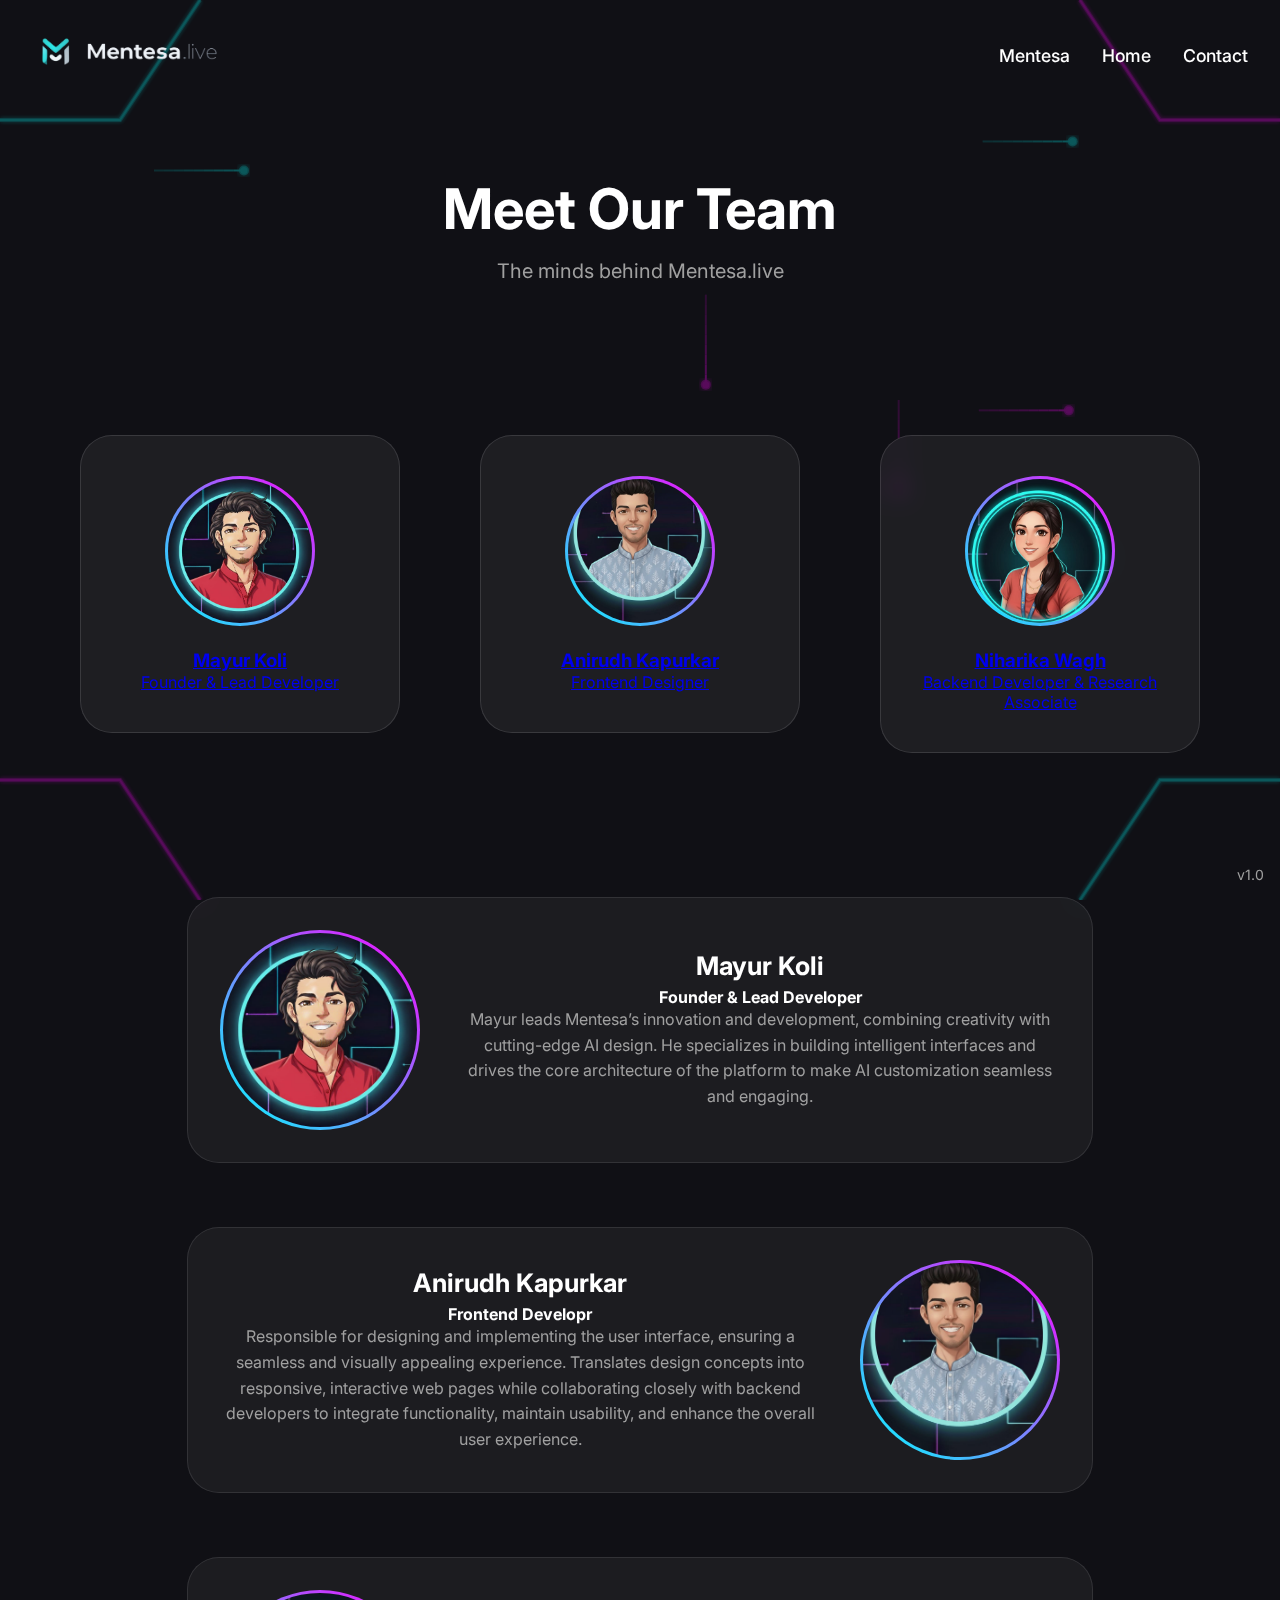
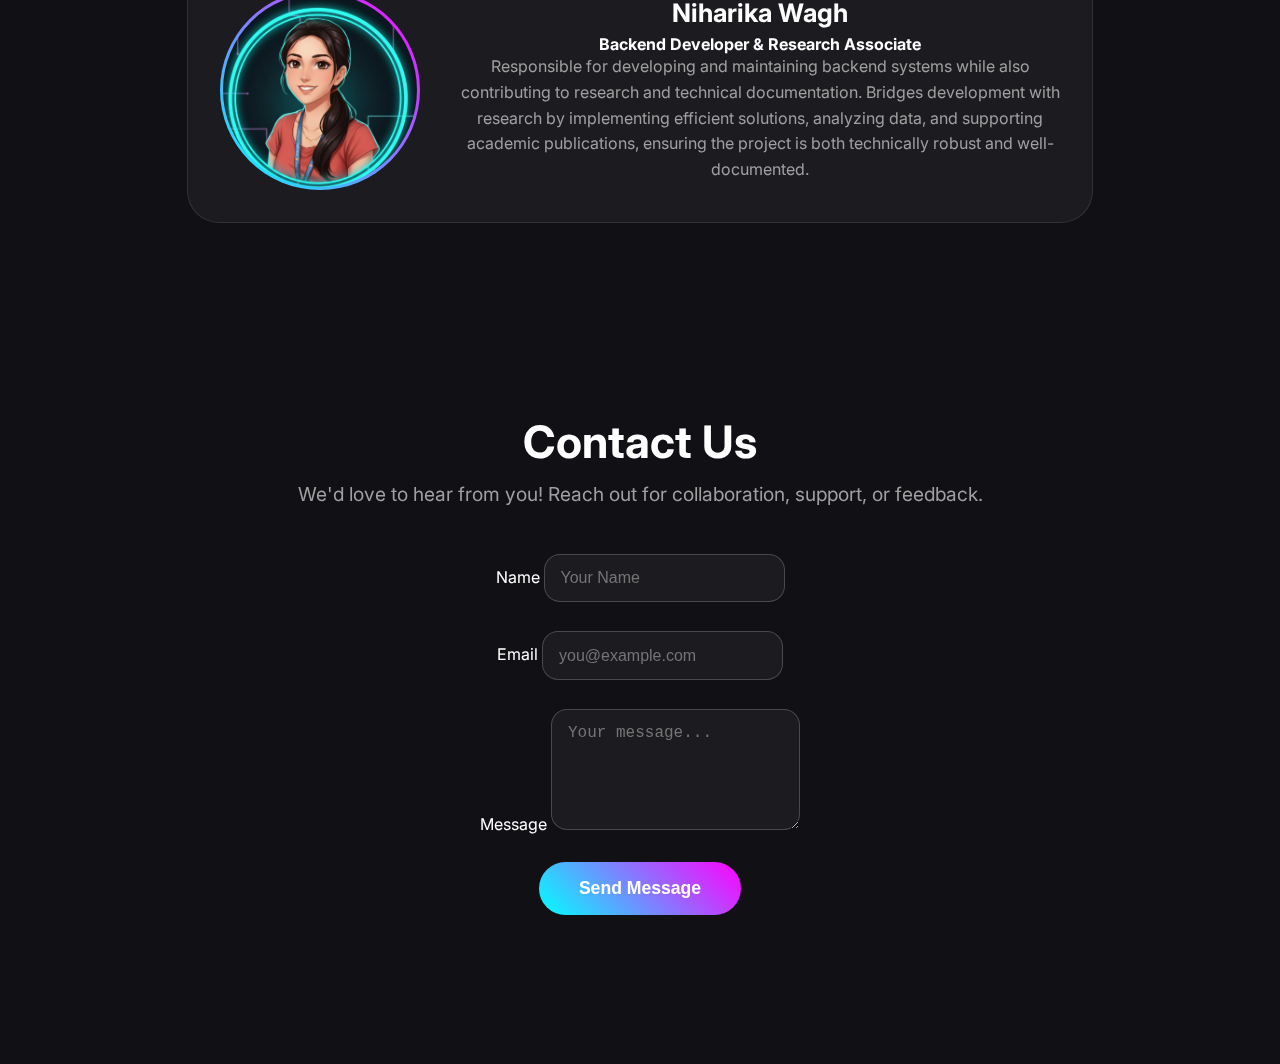
<file: index.html>
<!DOCTYPE html>
<html lang="en">

<head>
    <meta charset="UTF-8">
    <meta name="viewport" content="width=device-width, initial-scale=1.0">
    <title>Mentesa.live - Your Personal AI Builder</title>
    <link rel="stylesheet" href="style.css">
    <link href="https://fonts.googleapis.com/css2?family=Inter:wght@400;500;600;700&display=swap" rel="stylesheet">
    <link rel="icon" href="icon.png" type="image/x-icon">


</head>

<body>
    <div class="background-animation">
        <svg class="lines" width="100%" height="100%">
            <!-- Background circuit patterns will be added via JavaScript -->
        </svg>
    </div>

    <header>
        <div class="logo">
            <a href="https://mentesa.live"> <img src="logo.png" alt="Mentesa Logo" class="logo-icon"></a>
        </div>

        <!-- Hamburger icon -->
        <div class="menu-toggle" id="menu-toggle">
            ☰
        </div>

        <nav id="nav-menu">
            <ul>
                <li><a href="https://mentesa.live">Mentesa</a></li>
                <li><a href="#home">Home</a></li>
                <li><a href="#contact">Contact</a></li>
            </ul>
        </nav>
    </header>


    <main id="home">
        <h1>Meet Our Team</h1>
        <p class="subtitle">The minds behind Mentesa.live</p>

        <div class="team-section">
            <a href="#mayur">
                <div class="team-member">
                    <img id="member0" src="member_0.jpg" alt="Team Member 1">
                    <h3>Mayur Koli</h3>
                    <p>Founder & Lead Developer</p>
                </div>
            </a>
            <a href="#anirudha">
                <div class="team-member">
                    <img id="member1" src="member_1.jpg" alt="Team Member 2">
                    <h3>Anirudh Kapurkar</h3>
                    <p>Frontend Designer</p>
                </div>
            </a>
            <a href="#niharika">
                <div class="team-member">
                    <img id="member2" src="member_2.jpg" alt="Team Member 3">
                    <h3>Niharika Wagh</h3>
                    <p>Backend Developer & Research Associate</p>
                </div>
            </a>
        </div>

        <!-- Detailed Team Member Sections -->
        <section class="member-details">

            <!-- 1️⃣ First Member (Left Aligned) -->
            <a href="https://mayurkoli8.github.io/portfolio/" style="color:inherit; text-decoration:none;">
                <div class="member-detail left" id="mayur">
                    <img id="member0" src="member_0.jpg" alt="Mayur Koli">
                    <div class="detail-text">
                        <h2>Mayur Koli</h2>
                        <h4>Founder & Lead Developer</h4>
                        <p>
                            Mayur leads Mentesa’s innovation and development, combining creativity with
                            cutting-edge AI design. He specializes in building intelligent interfaces and drives
                            the core architecture of the platform to make AI customization seamless and engaging.
                        </p>
                    </div>
                </div>
            </a>

            <!-- 2️⃣ Second Member (Right Aligned) -->
            <a href="https://github.com/AnirudhaKapurkar" style="color:inherit; text-decoration:none;">
                <div class="member-detail right" id="anirudha">
                    <img id="member1" src="member_1.jpg" alt="Anirudha Kapurkar" margin-top:60px>
                    <div class="detail-text">
                        <h2>Anirudh Kapurkar</h2>
                        <h4>Frontend Developr</h4>
                        <p>
                            Responsible for designing and implementing the user interface, ensuring a seamless and
                            visually appealing experience.
                            Translates design concepts into responsive, interactive web pages while collaborating
                            closely with backend developers
                            to integrate functionality, maintain usability, and enhance the overall user experience.
                        </p>
                    </div>
                </div>
            </a>

            <!-- 3️⃣ Third Member (Left Aligned) -->
            <a href="https://github.com/ByteAlchemist26" style="color:inherit; text-decoration:none;">
                <div class="member-detail left" id="niharika">
                    <img id="member2" src="member_2.jpg" alt="Niharika Wagh">
                    <div class="detail-text">
                        <h2>Niharika Wagh</h2>
                        <h4>Backend Developer & Research Associate</h4>
                        <p>
                            Responsible for developing and maintaining backend systems while also contributing to
                            research and technical documentation.
                            Bridges development with research by implementing efficient solutions, analyzing data, and
                            supporting academic publications,
                            ensuring the project is both technically robust and well-documented.
                        </p>
                    </div>
                </div>
            </a>

        </section>
        <!-- Contact Us Section -->
        <section id="contact" class="contact-us">
            <h1>Contact Us</h1>
            <p class="subtitle">We'd love to hear from you! Reach out for collaboration, support, or feedback.</p>

            <form class="contact-form" action="https://formspree.io/f/xvgwwjad" method="POST">
                <div class="form-group">
                    <label for="name">Name</label>
                    <input type="text" id="name" name="name" placeholder="Your Name" required>
                </div>
                <div class="form-group">
                    <label for="email">Email</label>
                    <input type="email" id="email" name="email" placeholder="you@example.com" required>
                </div>
                <div class="form-group">
                    <label for="message">Message</label>
                    <textarea id="message" name="message" rows="5" placeholder="Your message..." required></textarea>
                </div>
                <button type="submit" class="submit-btn">Send Message</button>
            </form>

        </section>

    </main>

    <footer>
        <span class="version">v1.0</span>
    </footer>

    <script src="background.js"></script>
   <script src="https://mentesav7.onrender.com/static/embed.js" data-api-key="mentesa_sk_2SQGaLgw-gcHLV7SRy0L7jbI_rfBC-_L5rK9TEZRPNA" data-bot-name="Mentesa Assistant"></script> 
</body>

</html>
</file>
<file: style.css>
:root {
    --color-background: #101015;
    --color-cyan: #00FFFF;
    --color-magenta: #FF00FF;
    --color-text: #FFFFFF;
    --color-text-secondary: #A0A0A0;
}

* {
    margin: 0;
    padding: 0;
    box-sizing: border-box;
}

body {
    font-family: 'Inter', sans-serif;
    background-color: var(--color-background);
    color: var(--color-text);
    min-height: 100vh;
    overflow-x: hidden;
    position: relative;
}

.background-animation {
    position: fixed;
    top: 0;
    left: 0;
    width: 100%;
    height: 100%;
    z-index: -1;
    opacity: 0.3;
    animation: glowPulse 8s infinite ease-in-out;
}

.lines {
    width: 100%;
    height: 100%;
    filter: blur(0.5px);
    animation: drift 20s infinite ease-in-out;
}

@keyframes glowPulse {
    0% { opacity: 0.4; stroke-width: 1.5; }
    50% { opacity: 0.6; stroke-width: 2; }
    100% { opacity: 0.4; stroke-width: 1.5; }
}

@keyframes drift {
    0% { transform: translate(0, 0); }
    50% { transform: translate(-10px, 5px); }
    100% { transform: translate(0, 0); }
}

/* HEADER */
header {
    display: flex;
    justify-content: space-between;
    align-items: center;
    padding: 1.5rem 2rem;
    user-select: none;
    position: relative;
    z-index: 10;
}

.logo {
    display: flex;
    align-items: center;
    gap: 8px;
    font-weight: 600;
    font-size: 1.2rem;
    color: #fff;
}

.logo img {
    width: 10em;
    height: 3em;
    object-fit: contain;
}

/* NAVIGATION */
nav ul {
    list-style: none;
    display: flex;
    gap: 2rem;
    margin: 0;
    padding: 0;
}

nav ul li a {
    color: white;
    text-decoration: none;
    font-weight: 500;
    font-size: 1.1rem;
    transition: color 0.3s ease;
}

nav ul li a:hover {
    color: var(--color-cyan);
}

/* HAMBURGER ICON */
.menu-toggle {
    display: none;
    font-size: 2rem;
    cursor: pointer;
    color: var(--color-text);
    transition: color 0.3s ease;
}

.menu-toggle:hover {
    color: var(--color-cyan);
}

/* MOBILE MENU */
/* MOBILE MENU WITH SLIDE */
@media (max-width: 768px) {
    nav {
        position: fixed;
        top: 0;
        right: -250px; /* start off-screen */
        width: 220px;
        height: 100%;
        background: rgba(16,16,21,0.95);
        flex-direction: column;
        align-items: flex-start;
        padding-top: 4rem;
        gap: 2rem;
        box-shadow: -5px 0 25px rgba(0,255,255,0.3);
        border-left: 1px solid rgba(255,255,255,0.1);
        backdrop-filter: blur(12px);
        transition: right 0.4s ease;
        z-index: 100;
    }

    nav.show {
        right: 0; /* slide into view */
    }

    nav ul {
        flex-direction: column;
        width: 100%;
        gap: 1.5rem;
        padding-left: 1.5rem;
    }

    nav ul li a {
        font-size: 1.1rem;
    }

    .menu-toggle {
        display: block;
        position: absolute;
        top: 1.2rem;
        right: 2rem;
        font-size: 2rem;
        cursor: pointer;
        z-index: 110;
    }
}

/* MAIN SECTION */
main {
    display: flex;
    flex-direction: column;
    align-items: center;
    padding: 4rem 2rem;
    text-align: center;
}

h1 {
    font-size: 3.5rem;
    margin-bottom: 1rem;
}

.subtitle {
    color: var(--color-text-secondary);
    font-size: 1.25rem;
    margin-bottom: 4rem;
}

/* TEAM SECTION */
.team-section {
    display: flex;
    justify-content: center;
    gap: 5rem;
    flex-wrap: wrap;
    margin-top: 3.5rem;
    padding: 2rem 0;
}

.team-member {
    background: rgba(255, 255, 255, 0.06);
    padding: 2.5rem;
    border-radius: 2rem;
    text-align: center;
    width: 320px;
    backdrop-filter: blur(12px);
    transition: transform 0.35s ease, box-shadow 0.35s ease;
    border: 1px solid rgba(255, 255, 255, 0.12);
}

.team-member:hover {
    transform: translateY(-8px);
    box-shadow: 0 0 25px rgba(0, 255, 255, 0.35);
}

.team-member img {
    width: 150px;
    height: 150px;
    border-radius: 50%;
    object-fit: cover;
    margin-bottom: 1.2rem;
    border: 3px solid transparent;
    background: linear-gradient(45deg, var(--color-cyan), var(--color-magenta)) border-box;
}

/* MEMBER DETAILS */
.member-details {
    display: flex;
    flex-direction: column;
    gap: 4rem;
    margin: 5rem auto;
    max-width: 1000px;
    padding: 2rem;
}

.member-detail {
    display: flex;
    align-items: center;
    justify-content: space-between;
    gap: 2.5rem;
    background: rgba(255, 255, 255, 0.05);
    border-radius: 2rem;
    padding: 2rem;
    border: 1px solid rgba(255, 255, 255, 0.1);
    backdrop-filter: blur(12px);
    transition: transform 0.3s ease, box-shadow 0.3s ease;
}

.member-detail:hover {
    transform: translateY(-6px);
    box-shadow: 0 0 25px rgba(0, 255, 255, 0.25);
}

.member-detail.left { flex-direction: row; }
.member-detail.right { flex-direction: row-reverse; }

.member-detail img {
    width: 200px;
    height: 200px;
    border-radius: 50%;
    object-fit: cover;
    border: 3px solid transparent;
    background: linear-gradient(45deg, var(--color-cyan), var(--color-magenta)) border-box;
}

.detail-text {
    max-width: 600px;
}

.detail-text h2 {
    color: var(--color-text);
    font-size: 1.6rem;
    margin-bottom: 0.4rem;
}

.detail-text p {
    color: var(--color-text-secondary);
    line-height: 1.6;
}

/* CONTACT */
.contact-us {
    text-align: center;
    padding: 5rem 2rem;
    max-width: 800px;
    margin: 0 auto;
}

.contact-us h1 {
    font-size: 2.8rem;
    margin-bottom: 0.8rem;
    color: var(--color-text);
}

.contact-us .subtitle {
    font-size: 1.2rem;
    color: var(--color-text-secondary);
    margin-bottom: 3rem;
}

.contact-form {
    display: flex;
    flex-direction: column;
    gap: 1.8rem;
}

.form-group input,
.form-group textarea {
    padding: 0.9rem 1rem;
    border-radius: 1rem;
    border: 1px solid rgba(255,255,255,0.2);
    background: rgba(255,255,255,0.05);
    color: var(--color-text);
    font-size: 1rem;
    outline: none;
    transition: border 0.3s ease, box-shadow 0.3s ease;
    backdrop-filter: blur(8px);
}

.form-group input:focus,
.form-group textarea:focus {
    border: 1px solid var(--color-cyan);
    box-shadow: 0 0 10px rgba(0,255,255,0.3);
}

.submit-btn {
    align-self: center;
    padding: 1rem 2.5rem;
    font-size: 1.1rem;
    font-weight: 600;
    border: none;
    border-radius: 2rem;
    background: linear-gradient(45deg, var(--color-cyan), var(--color-magenta));
    color: var(--color-text);
    cursor: pointer;
    transition: transform 0.3s ease, opacity 0.3s ease;
}

.submit-btn:hover {
    transform: translateY(-3px);
    opacity: 0.85;
}

footer {
    position: fixed;
    bottom: 1rem;
    right: 1rem;
}

.version {
    color: var(--color-text-secondary);
    font-size: 0.875rem;
}

/* MOBILE TEAM + MEMBER FIX */
@media (max-width: 800px) {
    .member-detail {
        flex-direction: column !important;
        text-align: center;
    }
    .member-detail img {
        width: 160px;
        height: 160px;
    }
    .detail-text {
        max-width: 90%;
    }
}

html {
    scroll-behavior: smooth;
}
</file>
